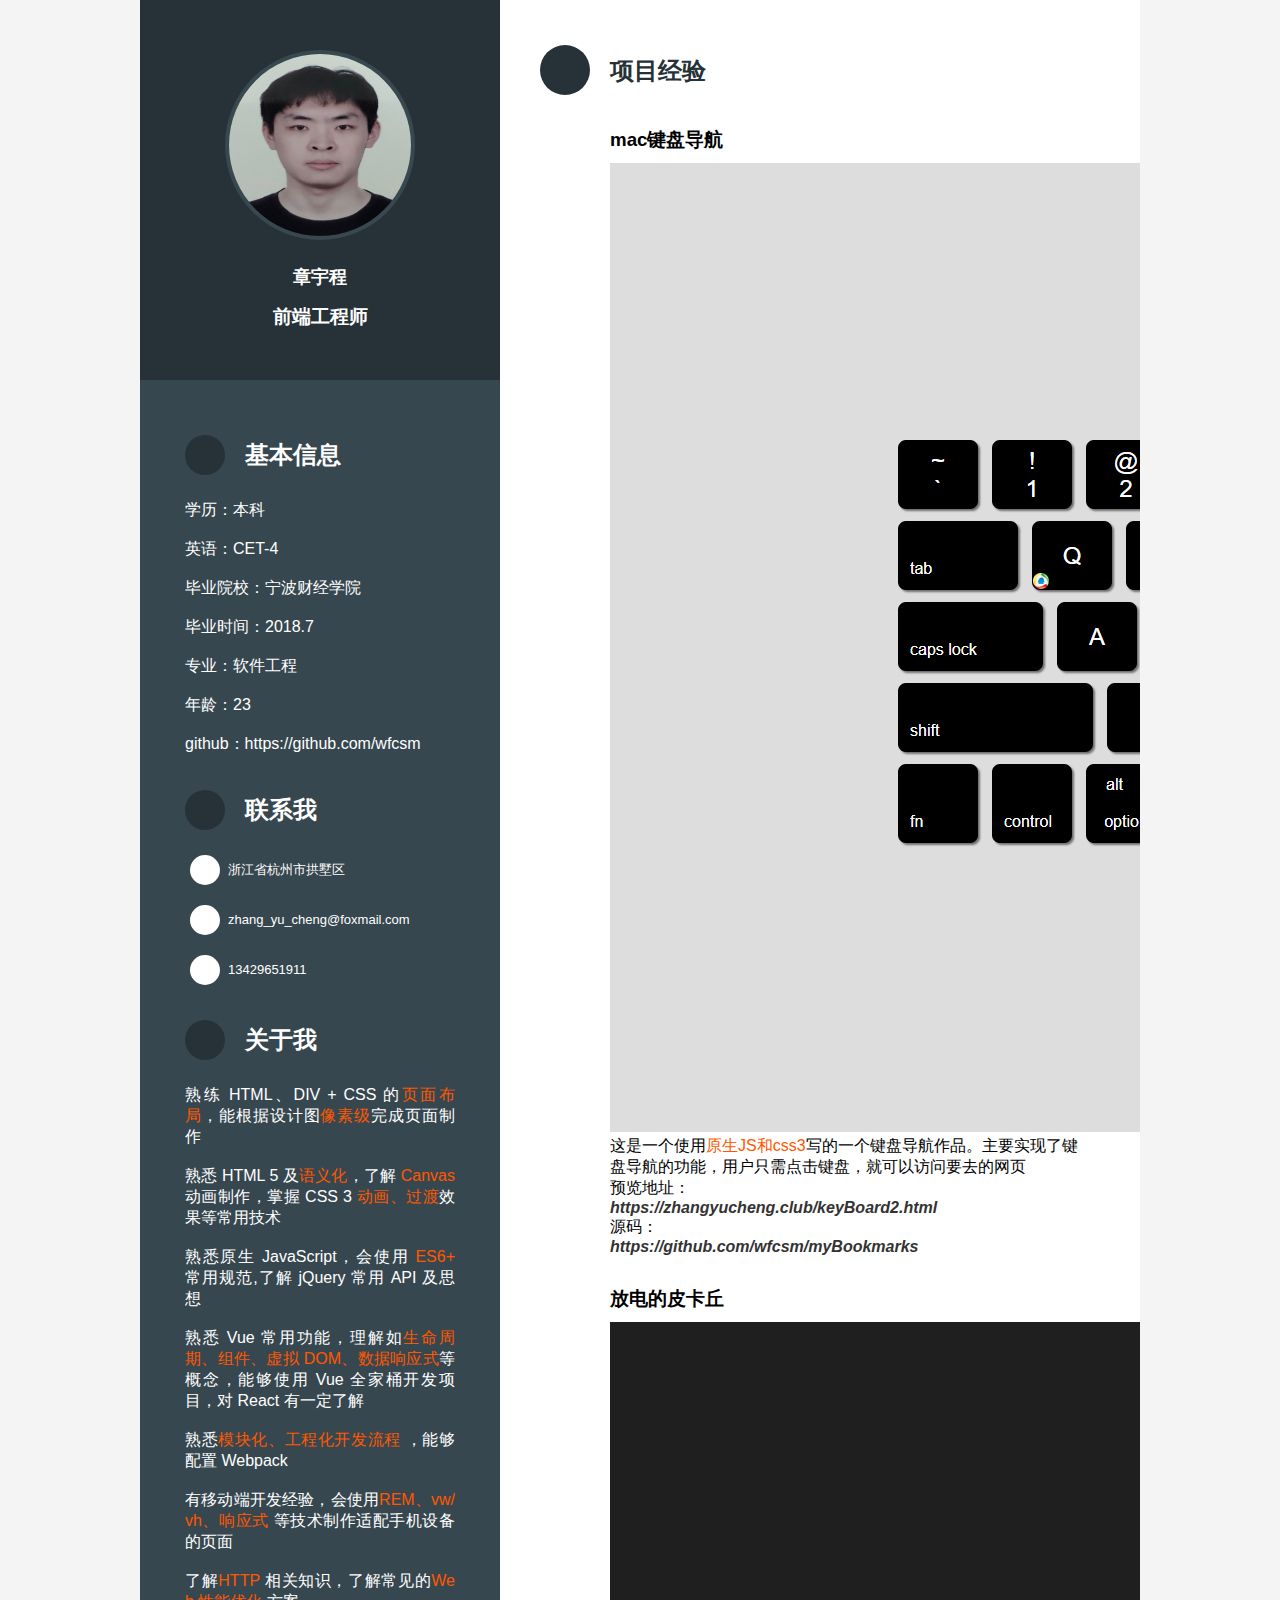
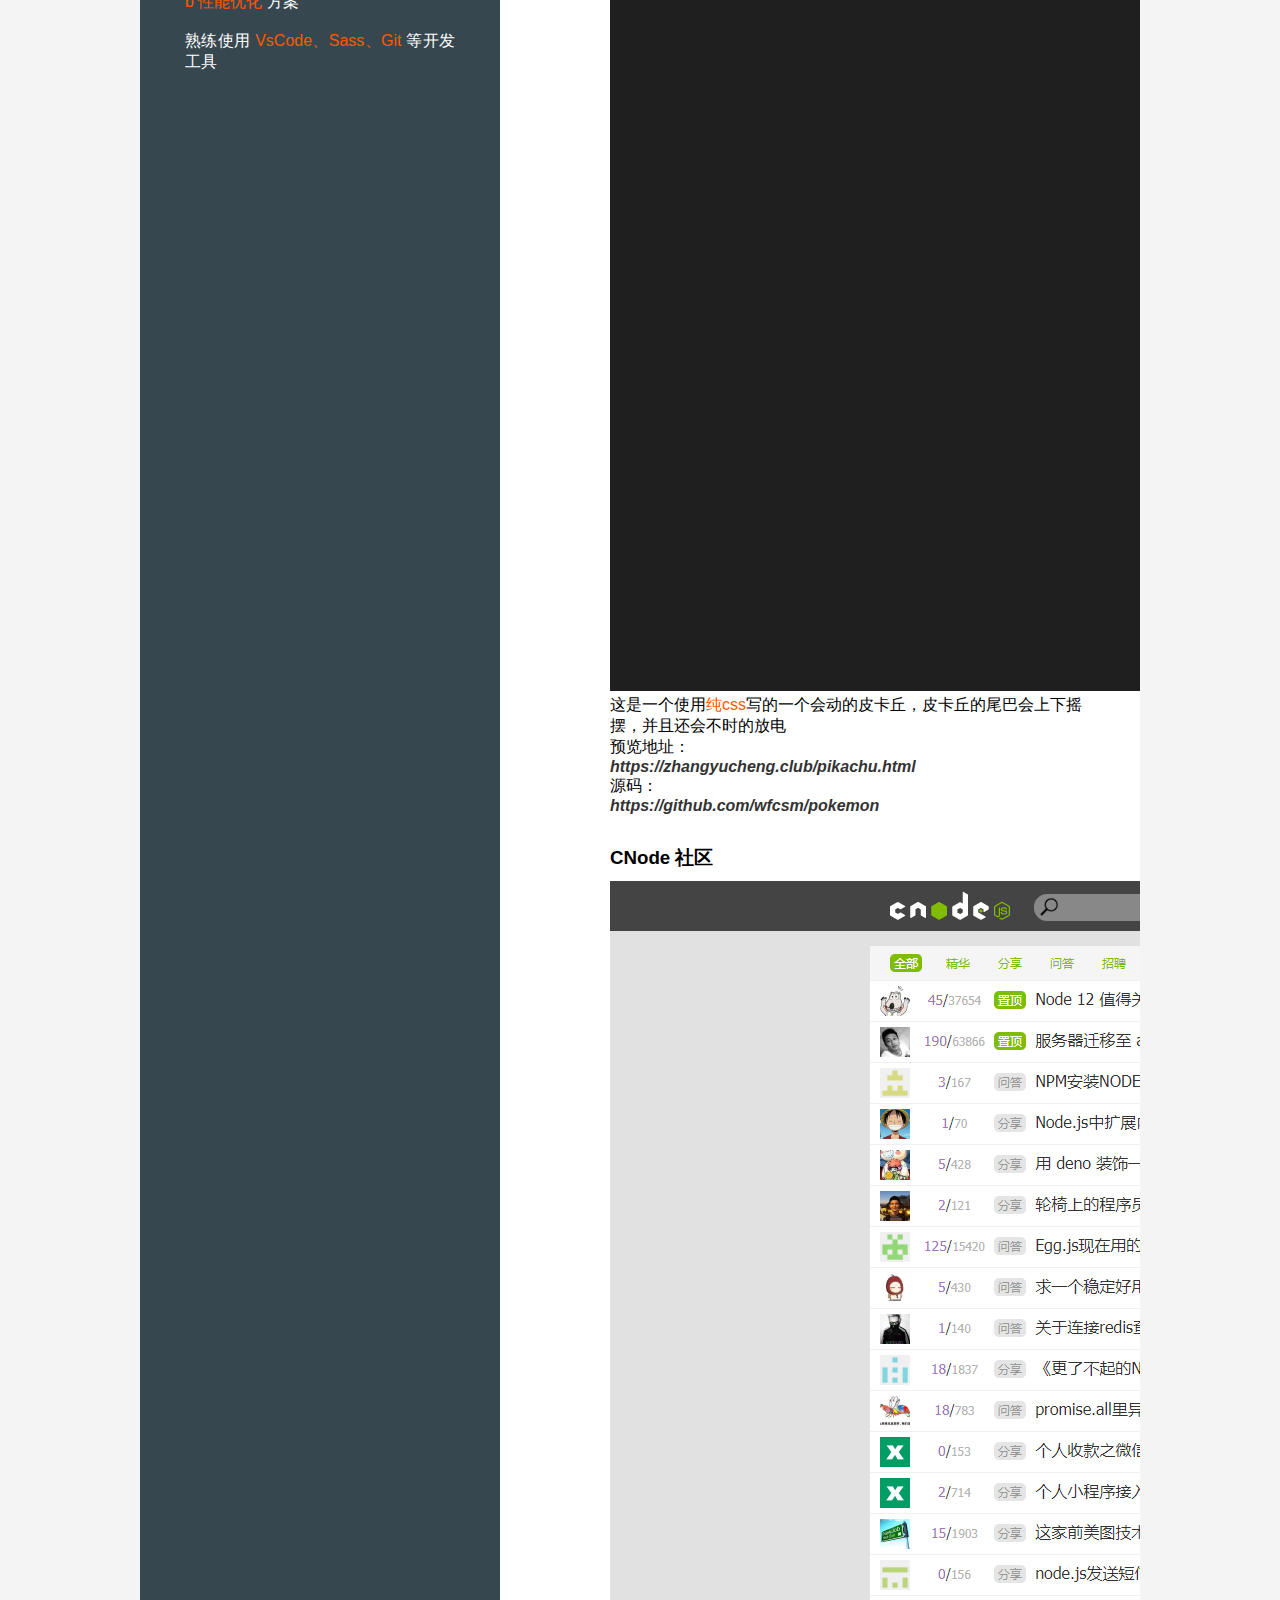
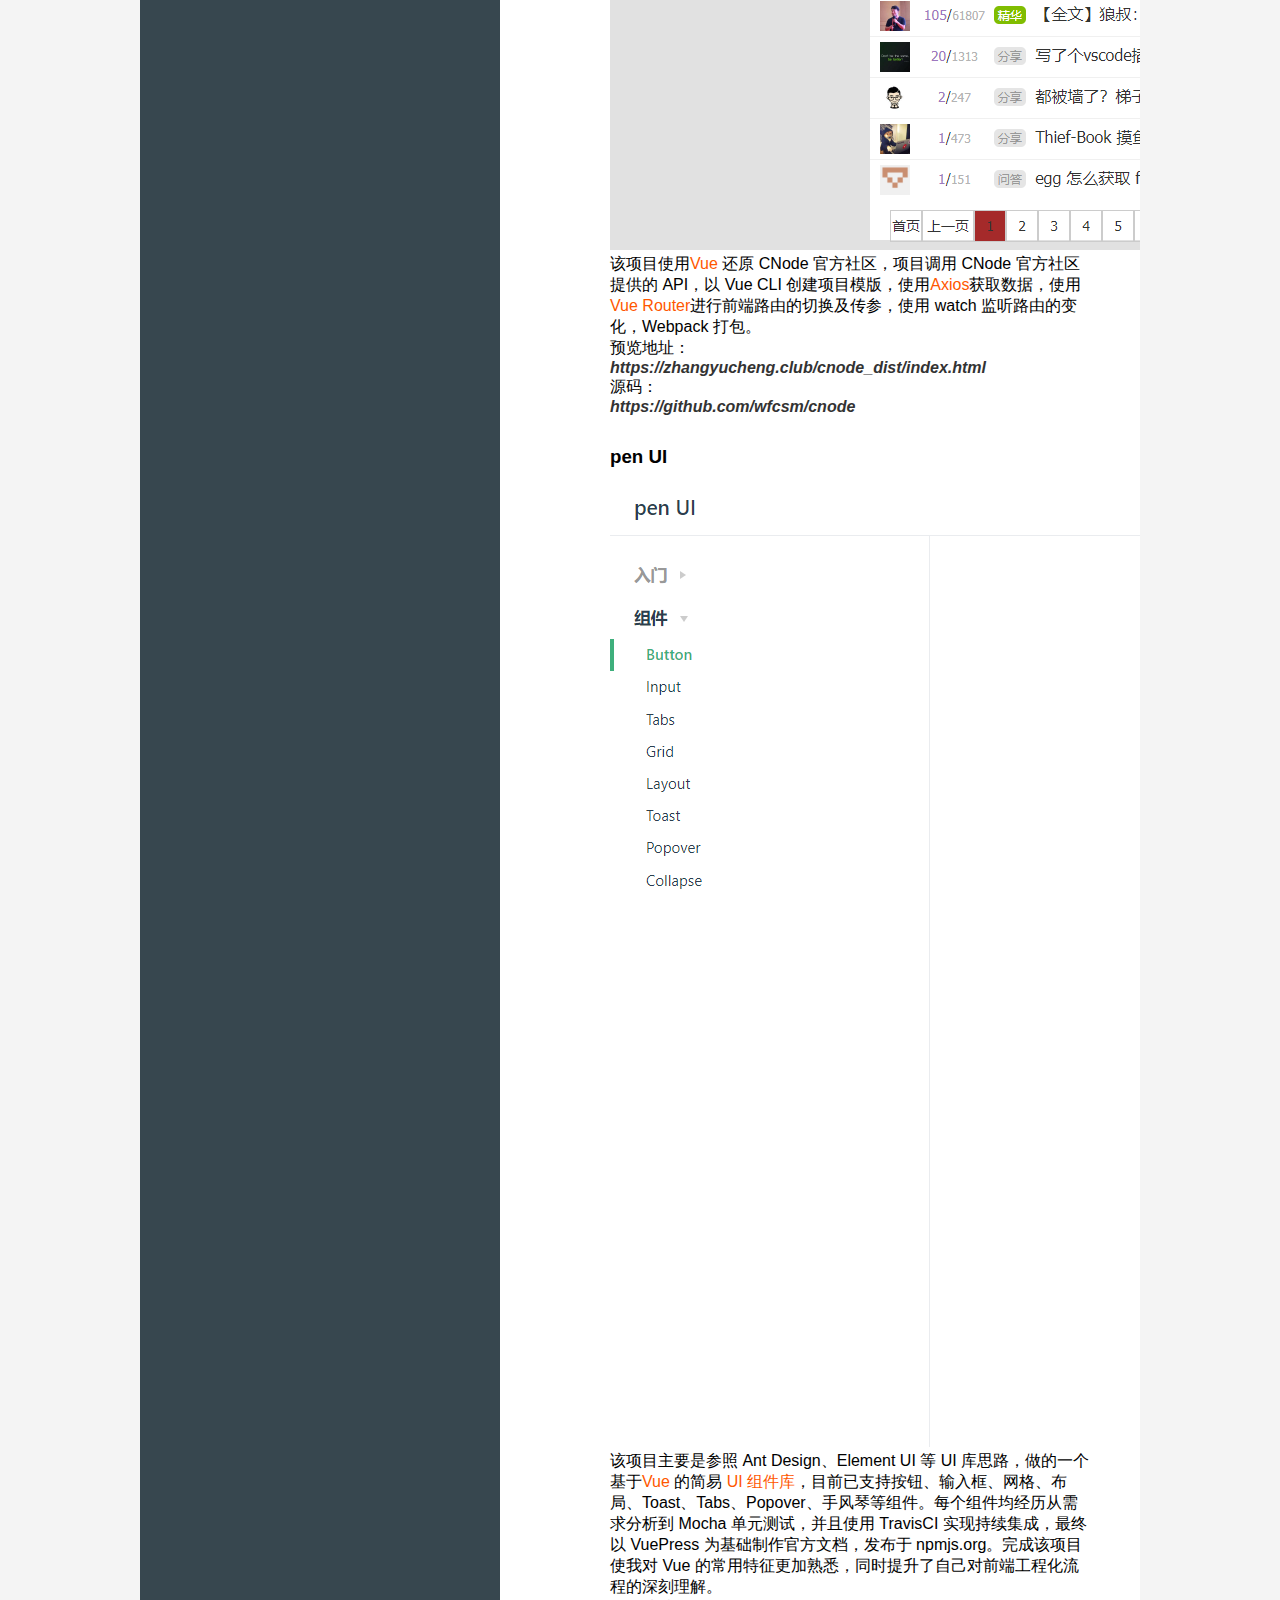
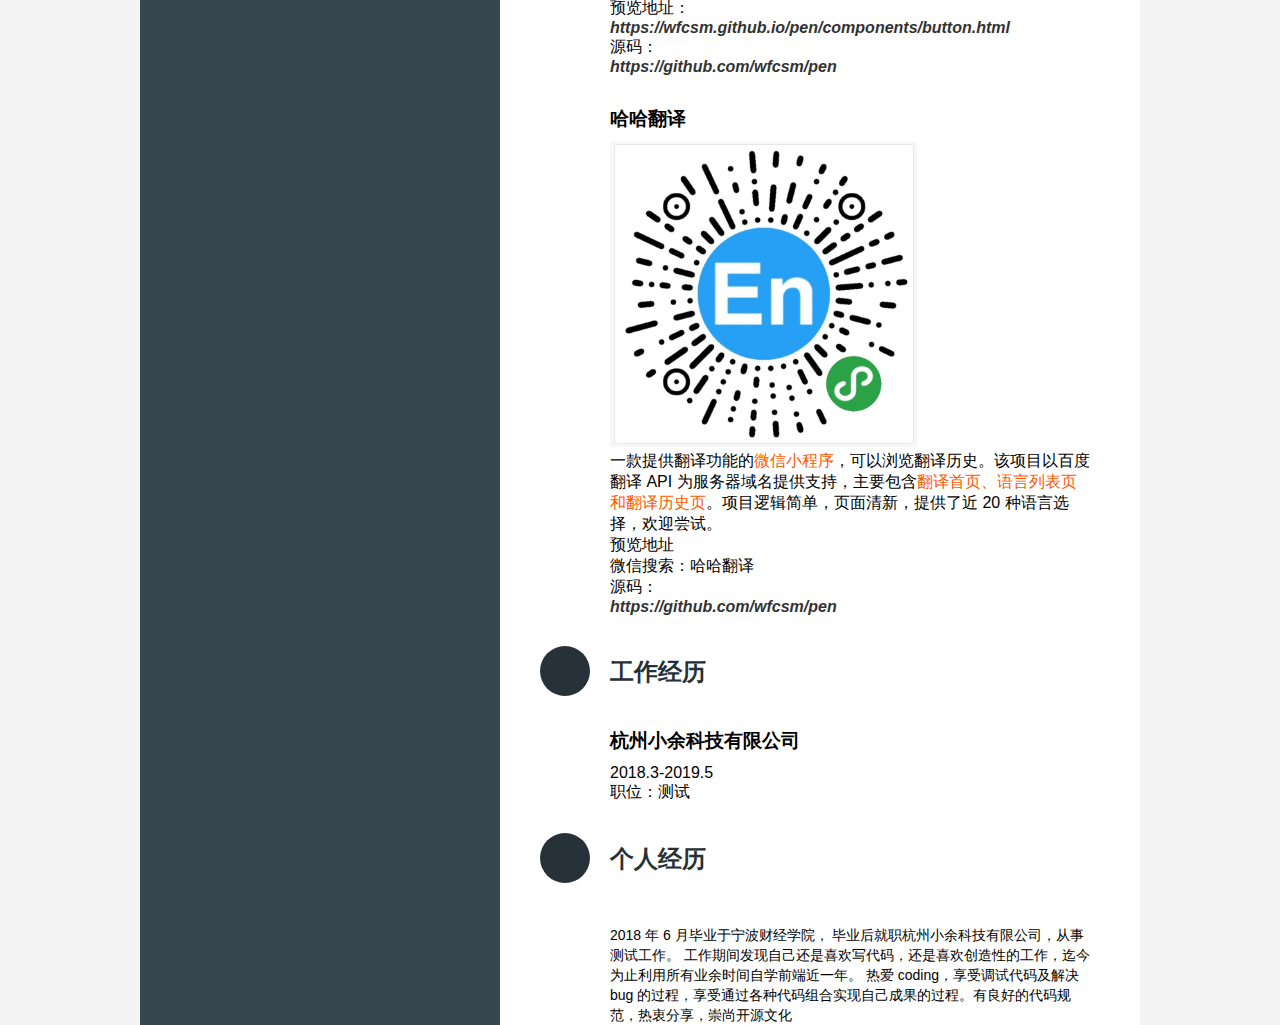
<file: print.html>
<!DOCTYPE html>
<html lang="en">

<head>
    <meta charset="UTF-8">
    <meta name="viewport" content="width=device-width, initial-scale=1.0">
    <meta http-equiv="X-UA-Compatible" content="ie=edge">
    <meta name="viewport" content="width=device-width, initial-scale=1.0, maximum-scale=1.0, user-scalable=0">
    <title>PDF简历</title>
    <link rel="stylesheet" href="./css/resume.css" media="screen and (min-width:1000px)">
    <link rel="stylesheet" href="./css/phone.css" media="screen and (max-width:1000px)">
    <link rel="stylesheet" href="./css/print.css" media="print">
    <script src="//at.alicdn.com/t/font_1153860_0wc8dyeihle.js"></script>
</head>

<body>
    <div class="main clearfix">
        <aside>
            <div class="photo">
                <img src="./me.jpg" alt="photo">
                <h2>章宇程</h2>
                <h3>前端工程师</h3>
            </div>
            <div class="info">
                <div class="about">
                    <h2>
                        <span class="tb">
                            <svg class="icon" aria-hidden="true">
                                <use xlink:href="#icon-wode"></use>
                            </svg>
                        </span>
                        <span class="title">基本信息</span>
                    </h2>
                    <p>
                        学历：本科<br><br>
                        英语：CET-4<br><br>
                        毕业院校：宁波财经学院<br><br>
                        毕业时间：2018.7<br><br>
                        专业：软件工程<br><br>
                        年龄：23<br><br>
                        github：<a style="color:white" href="https://github.com/wfcsm">https://github.com/wfcsm</a>
                    </p>
                </div>
                <div class="contact">
                    <h2>
                        <span class="tb">
                            <svg class="icon" aria-hidden="true">
                                <use xlink:href="#icon-contact"></use>
                            </svg>
                        </span>
                        <span class="title">联系我</span>
                    </h2>
                    <ul>
                        <li>
                            <span class="tb-small">
                                <svg class="icon" aria-hidden="true">
                                    <use xlink:href="#icon-dizhi"></use>
                                </svg>
                            </span>
                            <span class="content">浙江省杭州市拱墅区</span>
                        </li>
                        <li>
                            <span class="tb-small">
                                <svg class="icon" aria-hidden="true">
                                    <use xlink:href="#icon-weibiaoti103"></use>
                                </svg>
                            </span>
                            <span class="content">zhang_yu_cheng@foxmail.com</span>
                        </li>
                        <li>
                            <span class="tb-small">
                                <svg class="icon" aria-hidden="true">
                                    <use xlink:href="#icon-phone"></use>
                                </svg>
                            </span>
                            <span class="content">13429651911</span>
                        </li>


                    </ul>
                </div>
                <div class="aboutme">
                    <h2>
                        <span class="tb">
                            <svg class="icon" aria-hidden="true">
                                <use xlink:href="#icon-wode"></use>
                            </svg>
                        </span>
                        <span class="title">关于我</span>
                    </h2>
                    <p>
                        熟练 HTML、DIV + CSS 的<span class="highlight">页面布局</span>，能根据设计图<span class="highlight">像素级</span>完成页面制作<br><br>

                        熟悉 HTML 5 及<span class="highlight">语义化</span>，了解 <span class="highlight">Canvas</span> 动画制作，掌握 CSS 3 <span class="highlight">动画、过渡</span>效果等常用技术<br><br>

                        熟悉原生 JavaScript，会使用<span class="highlight"> ES6+ </span>常用规范,了解 jQuery 常用 API 及思想<br><br>

                        熟悉 Vue 常用功能，理解如<span class="highlight">生命周期、组件、虚拟 DOM、数据响应式</span>等概念，能够使用 Vue 全家桶开发项目，对 React 有一定了解<br><br>

                        熟悉<span class="highlight">模块化、工程化开发流程 </span>，能够配置 Webpack<br><br>

                        有移动端开发经验，会使用<span class="highlight">REM、vw/ vh、响应式 </span>等技术制作适配手机设备的页面<br><br>

                        了解<span class="highlight">HTTP </span> 相关知识，了解常见的<span class="highlight">Web 性能优化</span> 方案<br><br>

                        熟练使用 <span class="highlight">VsCode、Sass、Git </span>等开发工具<br><br>
                    </p>
                </div>
               
                
            </div>
        </aside>
        <main>
            <div class="project">
                <h2>
                    <span class="tb">
                        <svg class="icon" aria-hidden="true">
                            <use xlink:href="#icon-handbag"></use>
                        </svg>
                    </span>
                    <span class="title">项目经验</span>
                </h2>
                <div class="project-item">
                    <h3>mac键盘导航</h3>
                    <div class="project-item-wrapper">
                        <div class="imgwrapper">
                            <img src="./img/mackeyboard.png">
                        </div>
                        <div class="article-wrapper">
                            <article>
                                这是一个使用<span class="highlight">原生JS和css3</span>写的一个键盘导航作品。主要实现了键盘导航的功能，用户只需点击键盘，就可以访问要去的网页
                            </article>
                            预览地址：<br><a href="https://zhangyucheng.club/keyBoard2.html"><b><i>https://zhangyucheng.club/keyBoard2.html</i></b></a><br>
                            源码：<br><a href="https://zhangyucheng.club/keyBoard2.html"><b><i>https://github.com/wfcsm/myBookmarks</i></b></a>
                        </div>
                    </div>
                   
                    
                </div>

                <div class="project-item">
                    <h3>放电的皮卡丘</h3>
                    <div class="project-item-wrapper">
                        <div class="imgwrapper">
                            <img src="./img/pikachu.png">
                        </div>
                        <div class="article-wrapper">
                            <article>
                            这是一个使用<span class="highlight">纯css</span>写的一个会动的皮卡丘，皮卡丘的尾巴会上下摇摆，并且还会不时的放电
                            </article>
                            预览地址：<br><a href="https://zhangyucheng.club/pikachu.html"><b><i>https://zhangyucheng.club/pikachu.html</i></b></a><br>
                            源码：<br><a href="https://github.com/wfcsm/pokemon"><b><i>https://github.com/wfcsm/pokemon</i></b></a>
                        </div>
                    </div>
                </div>

                <div class="project-item">
                    <h3>CNode 社区</h3>
                    <div class="project-item-wrapper">
                        <div class="imgwrapper">
                            <img src="./img/cnode.png">
                        </div>
                        <div class="article-wrapper">
                            <article>
                                该项目使用<span class="highlight">Vue</span>  还原 CNode 官方社区，项目调用 CNode 官方社区提供的 API，以 Vue CLI 创建项目模版，使用<span class="highlight">Axios</span>获取数据，使用<span class="highlight">Vue Router</span>进行前端路由的切换及传参，使用 watch 监听路由的变化，Webpack 打包。
                            </article>
                            预览地址：<br><a href="https://zhangyucheng.club/cnode_dist/index.html"><b><i>https://zhangyucheng.club/cnode_dist/index.html</i></b></a><br>
                            源码：<br><a href="https://github.com/wfcsm/cnode"><b><i>https://github.com/wfcsm/cnode</i></b></a>
                        </div>
                    </div>
                </div>

                <div class="project-item penui">
                    <h3>pen UI</h3>
                    <div class="project-item-wrapper">
                        <div class="imgwrapper">
                            <img src="./img/penUi.png">
                        </div>
                        <div class="article-wrapper">
                            <article>
                                该项目主要是参照 Ant Design、Element UI 等 UI 库思路，做的一个基于<span class="highlight">Vue</span> 的简易<span class="highlight"> UI 组件库</span>，目前已支持按钮、输入框、网格、布局、Toast、Tabs、Popover、手风琴等组件。每个组件均经历从需求分析到 Mocha 单元测试，并且使用 TravisCI 实现持续集成，最终以 VuePress 为基础制作官方文档，发布于 npmjs.org。完成该项目使我对 Vue 的常用特征更加熟悉，同时提升了自己对前端工程化流程的深刻理解。
                            </article>
                            预览地址：<br><a href="https://wfcsm.github.io/pen/components/button.html"><b><i>https://wfcsm.github.io/pen/components/button.html</i></b></a><br>
                            源码：<br><a href="https://github.com/wfcsm/pen"><b><i>https://github.com/wfcsm/pen</i></b></a>
                        </div>
                    </div>
                </div>

                <div class="project-item">
                    <h3>哈哈翻译</h3>
                    <div class="project-item-wrapper">
                        <div class="imgwrapper">
                            <img src="./img/QRcode.png">
                        </div>
                        <div class="article-wrapper">
                            <article>
                                一款提供翻译功能的<span class="highlight">微信小程序</span>，可以浏览翻译历史。该项目以百度翻译 API 为服务器域名提供支持，主要包含<span class="highlight">翻译首页、语言列表页和翻译历史页</span>。项目逻辑简单，页面清新，提供了近 20 种语言选择，欢迎尝试。
                            </article>
                            预览地址<br>微信搜索：哈哈翻译<br>
                            源码：<br><a href="https://github.com/wfcsm/pen"><b><i>https://github.com/wfcsm/pen</i></b></a>
                        </div>
                    </div>
                </div>

                
            </div>
            <div class="project company">
                <h2>
                    <span class="tb">
                        <svg class="icon" aria-hidden="true">
                            <use xlink:href="#icon-CompanyPages"></use>
                        </svg>
                    </span>
                    <span class="title">工作经历</span>
                </h2>
                <div class="project-item">
                    <h3>杭州小余科技有限公司</h3>
                    2018.3-2019.5<br>
                    职位：测试
                </div>
                <!-- <div class="project-item">
                    <h3>XX公司</h3>
                    <article>
                        是打发发生方法大沙发沙发上
                        是打发发生方法大沙发沙发上
                        是打发发生方法大沙发沙发上
                    </article>
                </div> -->

            </div>
            <div class="project edu">
                <h2>
                    <span class="tb">
                        <svg class="icon" aria-hidden="true">
                            <use xlink:href="#icon-haofangtuoiconfont"></use>
                        </svg>
                    </span>
                    <span class="title">个人经历</span>
                </h2>
                <div class="project-item">
                    <!-- <h3>XXXX学校</h3> -->
                    <article>
                        2018 年 6 月毕业于宁波财经学院，
                        毕业后就职杭州小余科技有限公司，从事测试工作。
                        工作期间发现自己还是喜欢写代码，还是喜欢创造性的工作，迄今为止利用所有业余时间自学前端近一年。
                        热爱 coding，享受调试代码及解决 bug 的过程，享受通过各种代码组合实现自己成果的过程。有良好的代码规范，热衷分享，崇尚开源文化
                    </article>
                </div>
            </div>
        </main>
    </div>
</body>

</html>
</file>
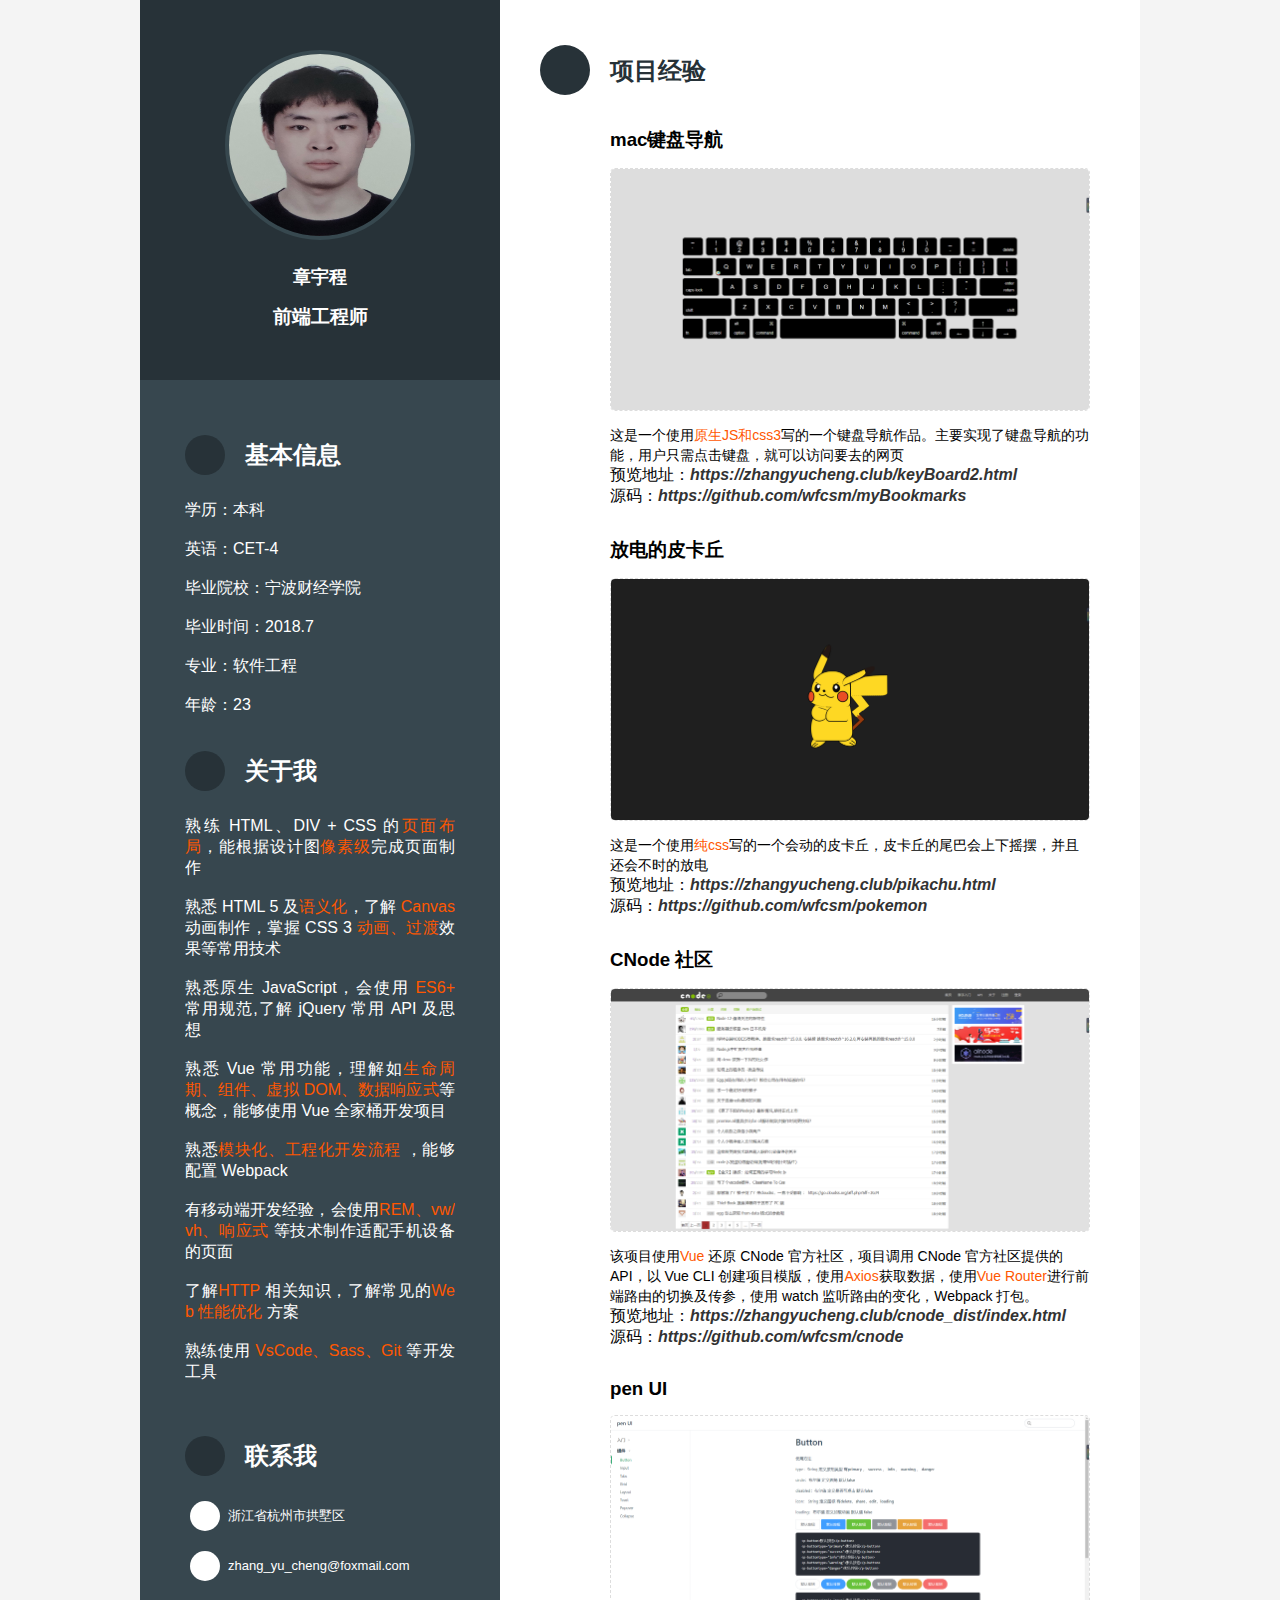
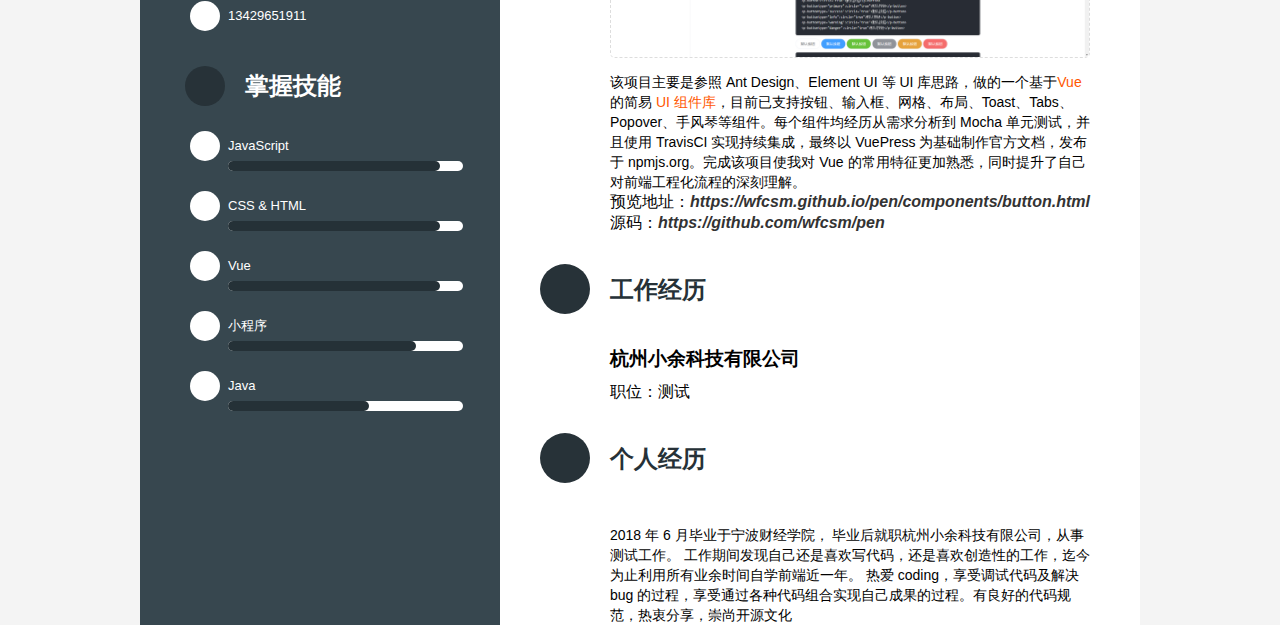
<file: resume.html>
<!DOCTYPE html>
<html lang="en">

<head>
    <meta charset="UTF-8">
    <meta name="viewport" content="width=device-width, initial-scale=1.0">
    <meta http-equiv="X-UA-Compatible" content="ie=edge">
    <meta name="viewport" content="width=device-width, initial-scale=1.0, maximum-scale=1.0, user-scalable=0">
    <title>PDF简历</title>
    <link rel="stylesheet" href="./css/resume.css" media="screen and (min-width:1000px)">
    <link rel="stylesheet" href="./css/phone.css" media="screen and (max-width:1000px)">
    <link rel="stylesheet" href="./css/print.css" media="print">
    <script src="//at.alicdn.com/t/font_1153860_0wc8dyeihle.js"></script>
</head>

<body>
    <div class="main clearfix">
        <aside>
            <div class="photo">
                <img src="./me.jpg" alt="photo">
                <h2>章宇程</h2>
                <h3>前端工程师</h3>
            </div>
            <div class="info">
                <div class="about">
                    <h2>
                        <span class="tb">
                            <svg class="icon" aria-hidden="true">
                                <use xlink:href="#icon-wode"></use>
                            </svg>
                        </span>
                        <span class="title">基本信息</span>
                    </h2>
                    <p>
                        学历：本科<br><br>
                        英语：CET-4<br><br>
                        毕业院校：宁波财经学院<br><br>
                        毕业时间：2018.7<br><br>
                        专业：软件工程<br><br>
                        年龄：23
                    </p>
                </div>
                <div class="about aboutme">
                    <h2>
                        <span class="tb">
                            <svg class="icon" aria-hidden="true">
                                <use xlink:href="#icon-wode"></use>
                            </svg>
                        </span>
                        <span class="title">关于我</span>
                    </h2>
                    <p>
                        熟练 HTML、DIV + CSS 的<span class="highlight">页面布局</span>，能根据设计图<span class="highlight">像素级</span>完成页面制作<br><br>

                        熟悉 HTML 5 及<span class="highlight">语义化</span>，了解 <span class="highlight">Canvas</span> 动画制作，掌握 CSS 3 <span class="highlight">动画、过渡</span>效果等常用技术<br><br>

                        熟悉原生 JavaScript，会使用<span class="highlight"> ES6+ </span>常用规范,了解 jQuery 常用 API 及思想<br><br>

                        熟悉 Vue 常用功能，理解如<span class="highlight">生命周期、组件、虚拟 DOM、数据响应式</span>等概念，能够使用 Vue 全家桶开发项目<br><br>

                        熟悉<span class="highlight">模块化、工程化开发流程 </span>，能够配置 Webpack<br><br>

                        有移动端开发经验，会使用<span class="highlight">REM、vw/ vh、响应式 </span>等技术制作适配手机设备的页面<br><br>

                        了解<span class="highlight">HTTP </span> 相关知识，了解常见的<span class="highlight">Web 性能优化</span> 方案<br><br>

                        熟练使用 <span class="highlight">VsCode、Sass、Git </span>等开发工具<br><br>
                    </p>
                </div>
                <div class="contact">
                    <h2>
                        <span class="tb">
                            <svg class="icon" aria-hidden="true">
                                <use xlink:href="#icon-contact"></use>
                            </svg>
                        </span>
                        <span class="title">联系我</span>
                    </h2>
                    <ul>
                        <li>
                            <span class="tb-small">
                                <svg class="icon" aria-hidden="true">
                                    <use xlink:href="#icon-dizhi"></use>
                                </svg>
                            </span>
                            <span class="content">浙江省杭州市拱墅区</span>
                        </li>
                        <li>
                            <span class="tb-small">
                                <svg class="icon" aria-hidden="true">
                                    <use xlink:href="#icon-weibiaoti103"></use>
                                </svg>
                            </span>
                            <span class="content">zhang_yu_cheng@foxmail.com</span>
                        </li>
                        <li>
                            <span class="tb-small">
                                <svg class="icon" aria-hidden="true">
                                    <use xlink:href="#icon-phone"></use>
                                </svg>
                            </span>
                            <span class="content">13429651911</span>
                        </li>


                    </ul>
                </div>
                <div class="skills">
                    <h2>
                        <span class="tb">
                            <svg class="icon" aria-hidden="true">
                                <use xlink:href="#icon-wangguan"></use>
                            </svg>
                        </span>
                        <span class="title">掌握技能</span>
                    </h2>
                    <ul>
                        <li>
                            <span class="tb-small">
                                <svg class="icon" aria-hidden="true">
                                    <use xlink:href="#icon-socialjavascript"></use>
                                </svg>
                            </span>
                            <div class="content">
                                JavaScript
                                <div class="bar" style="width: 90%"></div>
                            </div>
                        </li>
                        <li>
                            <span class="tb-small">
                                <svg class="icon" aria-hidden="true">
                                    <use xlink:href="#icon-css"></use>
                                </svg>
                            </span>
                            <div class="content">
                                CSS & HTML
                                <div class="bar" style="width: 90%"></div>
                            </div>
                        </li>
                        <li>
                            <span class="tb-small">
                                <svg class="icon" aria-hidden="true">
                                    <use xlink:href="#icon-vuejs"></use>
                                </svg>
                            </span>
                            <div class="content">
                                Vue
                                <div class="bar" style="width: 90%"></div>
                            </div>
                        </li>
                        <li>
                            <span class="tb-small">
                                <svg class="icon" aria-hidden="true">
                                    <use xlink:href="#icon-weixinxiaochengxu"></use>
                                </svg>
                            </span>
                            <div class="content">
                                小程序
                                <div class="bar" style="width: 80%"></div>
                            </div>
                        </li>
                        <li>
                            <span class="tb-small">
                                <svg class="icon" aria-hidden="true">
                                    <use xlink:href="#icon-java"></use>
                                </svg>
                            </span>
                            <div class="content">
                                Java
                                <div class="bar" style="width: 60%"></div>
                            </div>
                        </li>
                        <!-- <li>
                            <span class="tb-small">
                                <svg class="icon" aria-hidden="true">
                                    <use xlink:href="#icon-typescript"></use>
                                </svg>
                            </span>
                            <div class="content">
                                TypeScript
                                <div class="bar" style="width: 90%"></div>
                            </div>
                        </li> -->
                    </ul>
                </div>
            </div>
        </aside>
        <main>
            <div class="project">
                <h2>
                    <span class="tb">
                        <svg class="icon" aria-hidden="true">
                            <use xlink:href="#icon-handbag"></use>
                        </svg>
                    </span>
                    <span class="title">项目经验</span>
                </h2>
                <div class="project-item">
                    <h3>mac键盘导航</h3>
                    <img src="./img/mackeyboard.png">
                    <article>
                        这是一个使用<span class="highlight">原生JS和css3</span>写的一个键盘导航作品。主要实现了键盘导航的功能，用户只需点击键盘，就可以访问要去的网页
                    </article>
                    预览地址：<a href="https://zhangyucheng.club/keyBoard2.html"><b><i>https://zhangyucheng.club/keyBoard2.html</i></b></a><br>
                    源码：<a href="https://zhangyucheng.club/keyBoard2.html"><b><i>https://github.com/wfcsm/myBookmarks</i></b></a>
                </div>

                <div class="project-item">
                    <h3>放电的皮卡丘</h3>
                    <img src="./img/pikachu.png">
                    <article>
                    这是一个使用<span class="highlight">纯css</span>写的一个会动的皮卡丘，皮卡丘的尾巴会上下摇摆，并且还会不时的放电
                    </article>
                    预览地址：<a href="https://zhangyucheng.club/pikachu.html"><b><i>https://zhangyucheng.club/pikachu.html</i></b></a><br>
                    源码：<a href="https://github.com/wfcsm/pokemon"><b><i>https://github.com/wfcsm/pokemon</i></b></a>
                </div>

                <div class="project-item">
                    <h3>CNode 社区</h3>
                    <img src="./img/cnode.png">
                    <article>
                        该项目使用<span class="highlight">Vue</span>  还原 CNode 官方社区，项目调用 CNode 官方社区提供的 API，以 Vue CLI 创建项目模版，使用<span class="highlight">Axios</span>获取数据，使用<span class="highlight">Vue Router</span>进行前端路由的切换及传参，使用 watch 监听路由的变化，Webpack 打包。
                    </article>
                    预览地址：<a href="https://zhangyucheng.club/cnode_dist/index.html"><b><i>https://zhangyucheng.club/cnode_dist/index.html</i></b></a><br>
                    源码：<a href="https://github.com/wfcsm/cnode"><b><i>https://github.com/wfcsm/cnode</i></b></a>
                </div>

                <div class="project-item">
                    <h3>pen UI</h3>
                    <img src="./img/penUi.png">
                    <article>
                        该项目主要是参照 Ant Design、Element UI 等 UI 库思路，做的一个基于<span class="highlight">Vue</span> 的简易<span class="highlight"> UI 组件库</span>，目前已支持按钮、输入框、网格、布局、Toast、Tabs、Popover、手风琴等组件。每个组件均经历从需求分析到 Mocha 单元测试，并且使用 TravisCI 实现持续集成，最终以 VuePress 为基础制作官方文档，发布于 npmjs.org。完成该项目使我对 Vue 的常用特征更加熟悉，同时提升了自己对前端工程化流程的深刻理解。
                    </article>
                    预览地址：<a href="https://wfcsm.github.io/pen/components/button.html"><b><i>https://wfcsm.github.io/pen/components/button.html</i></b></a><br>
                    源码：<a href="https://github.com/wfcsm/pen"><b><i>https://github.com/wfcsm/pen</i></b></a>
                </div>

                <!-- <div class="project-item">
                    <h3>项目三</h3>
                    <a href="">XXXXXXX@.com</a>
                    <article>
                        项目一项目一项目一项目一项目一项目一项目项目一项目一
                        项目一项目一项目一项目一项目一项目一项目项目一项目一
                        项目一项目一项目一项目一项目一项目一项目项目一项目一
                        项目一项目一项目一项目一项目一项目一项目项目一项目一
                        项目一项目一项目一项目一项目一项目一项目项目一项目一
                        项目一项目一项目一项目一项目一项目一项目项目一项目一
                    </article>
                </div> -->
            </div>
            <div class="project company">
                <h2>
                    <span class="tb">
                        <svg class="icon" aria-hidden="true">
                            <use xlink:href="#icon-CompanyPages"></use>
                        </svg>
                    </span>
                    <span class="title">工作经历</span>
                </h2>
                <div class="project-item">
                    <h3>杭州小余科技有限公司</h3>
                    职位：测试
                </div>
                <!-- <div class="project-item">
                    <h3>XX公司</h3>
                    <article>
                        是打发发生方法大沙发沙发上
                        是打发发生方法大沙发沙发上
                        是打发发生方法大沙发沙发上
                    </article>
                </div> -->

            </div>
            <div class="project edu">
                <h2>
                    <span class="tb">
                        <svg class="icon" aria-hidden="true">
                            <use xlink:href="#icon-haofangtuoiconfont"></use>
                        </svg>
                    </span>
                    <span class="title">个人经历</span>
                </h2>
                <div class="project-item">
                    <!-- <h3>XXXX学校</h3> -->
                    <article>
                        2018 年 6 月毕业于宁波财经学院，
                        毕业后就职杭州小余科技有限公司，从事测试工作。
                        工作期间发现自己还是喜欢写代码，还是喜欢创造性的工作，迄今为止利用所有业余时间自学前端近一年。
                        热爱 coding，享受调试代码及解决 bug 的过程，享受通过各种代码组合实现自己成果的过程。有良好的代码规范，热衷分享，崇尚开源文化
                    </article>
                </div>
            </div>
        </main>
    </div>
</body>

</html>
</file>
<file: css/resume.css>
body{ background: rgb(244, 244, 244)}
    *{
        margin: 0;
        padding: 0;
        box-sizing: border-box;
        list-style: none;
        /* 小米公司 font */
        font-family: "Helvetica Neue",Helvetica,Arial,"Microsoft Yahei","Hiragino Sans GB","Heiti SC","WenQuanYi Micro Hei",sans-serif;
    
    }
    a{ 
        text-decoration:none; 
        color:#333; 
    } 
    .highlight{
        color: #FF5700;
        /* border-radius: 5px;
        background: #efefef; */
    }
    .icon {
        width: 1em; height: 1em;
        vertical-align: -0.15em;
        fill: currentColor;
        overflow: hidden;
     }
    .clearfix::after{
        content:'';
        display:block;
        clear: both;
    }
    .main{
        width: 1000px;
        margin: 0 auto;
        background: red;
        overflow:hidden;
    }
    aside{
        float: left;
        width: 36%;
        background: rgb(55, 71, 79);
        margin-bottom:-10000px;
        padding-bottom:10000px;
      
    }
    main {
        float: left;
        width: 64%;
        background: white;
        margin-bottom:-10000px;
        padding-bottom:10000px;
    }
    aside > .photo{
        padding: 50px 60px;
        background: rgb(39, 50 , 56);
    }
    aside > .photo >img {
        border-radius: 50%;
        width: 190px;
        height: 190px;
        display: block;
        margin: 0 auto;
        border: 4px solid rgb(55,72,79);
    }
    .photo > h2 ,
    .photo > h3  {
        text-align: center;
        color: white;
    
    }
    .photo > h2 {
        font-size:18px;
        margin-top: 25px;
    }
    .photo > h3 {
        margin-top: 15px;
    }
    aside > .info {
        background: rgb(55, 71, 79);
        padding-top: 50px;
        padding-left: 45px;
        padding-right: 45px;
        padding-bottom: 90px;
    }
    .info {
        color: white;
    }
    .info h2 {
       /* border: 1px solid red ; */
       height: 50px;
       display: flex;
    
    }
    .info h2>.tb {
        width: 40px;
        height: 40px;
        background: rgb(39, 50, 56);
        border-radius: 50%;
        margin-top: 5px;
        display: flex;
        justify-content: center;
        align-items: center;
        flex-grow: 0;
    }
    
    
    .info h2 > .title {
        margin-top: 9px;
        margin-left: 20px;
    }
    .info p {
        margin-top: 20px;
        text-align: justify;
        overflow: hidden;
        word-wrap: break-word;
        word-break: break-all;
        width: 100%;
    }
    .info> .contact,
    .info > .skills,
    .info > .aboutme{
        margin-top: 30px;
    }
    .contact> ul > li,
    .skills > ul > li{
        margin-top: 20px;
        display: flex;
        line-height: 30px;
        font-size: 13px;
    }
    .contact .content,
    .skills .content {
        padding-left: 8px;
        position: relative;
    }
    
    .info .tb-small{
        margin-left: 5px;
        width: 30px;
        height: 30px;
        border-radius: 50%;
        background: white;
        display: flex;
        justify-content: center;
        align-items: center;
        flex-grow: 0;
    }
    .skills .content{
        width: 100px;
        flex-grow: 1;
    }
    .skills .content > .bar{
        height: 10px;
        background: rgb(37 , 49, 55);
        position: absolute;
        bottom: 0;
        z-index: 2;
        border-radius: 5px;
    }
    .skills .content::after{
    
        content: '';
        display: block;
        height: 10px;
        width: 235px;
        background: white;
        border-radius: 5px;
        z-index: 1;
    }
    main {
    
        padding-top: 45px;
        padding-left: 40px;
    }
    main h2 {
        display: flex;
        color: rgb(38, 49, 55)
    }
    main h2 > .title{
        padding-left: 20px;
        padding-top: 10px;
        padding-bottom: 10px;
    }
    main h2 > .tb {
        width: 50px;
        height: 50px;
        background: rgb(39, 50, 56);
        border-radius: 50%;
        display: flex;
        justify-content: center;
        align-items: center;
        flex-grow: 0;
    }
    main > .project > .project-item {
        padding-left: 70px;
        padding-top: 30px;
        padding-right: 50px;
    }
    main > .project > .project-item > img{
        margin-top: 5px;
        width: 100%;
        border: 1px solid #ddd;
        border-style: dashed;
        border-radius: 5px;
    }
    main > .project > .project-item > h3 {
        padding-bottom: 10px;
    }
    main > .project > .project-item > article {
        line-height: 20px;
        font-size: 14px;
        padding-top: 10px;
    }
    main >.company,
    main >.edu {
        padding-top: 30px;
    }
</file>
<file: css/phone.css>
body{ background: rgb(244, 244, 244)}
html {
    font-size: 15px;
}
*{
    margin: 0;
    padding: 0;
    box-sizing: border-box;
    list-style: none;
    /* 小米公司 font */
    font-family: "Helvetica Neue",Helvetica,Arial,"Microsoft Yahei","Hiragino Sans GB","Heiti SC","WenQuanYi Micro Hei",sans-serif;

}
a{ 
    text-decoration:none; 
    color:#333; 
} 
.icon {
    width: 1em; height: 1em;
    vertical-align: -0.15em;
    fill: currentColor;
    overflow: hidden;
 }
.clearfix::after{
    content:'';
    display:block;
    clear: both;
}
.main{
    width: 100vw;
    margin: 0 auto;
    background: red;
    overflow:hidden;
}
aside{
    background: rgb(55, 71, 79);  
}
main {
    background: white;
}
aside > .photo{
    padding: 50px 60px;
    background: rgb(39, 50 , 56)
}
aside > .photo >img {
    border-radius: 50%;
    width: 190px;
    height: 190px;
    display: block;
    margin: 0 auto;
    border: 4px solid rgb(55,72,79);
}
.photo > h2 ,
.photo > h3  {
    text-align: center;
    color: white;

}
.photo > h2 {
    font-size: 1.2rem;
    margin-top: 1.7rem;
}
.photo > h3 {
    margin-top: 1rem;
}
aside > .info {
    background: rgb(55, 71, 79);
    padding-top: 3.3rem;
    padding-left: 3rem;
    padding-right: 3rem;
    padding-bottom: 6rem;
}
.info {
    color: white;
}
.info h2 {
   /* border: 1px solid red ; */
   height: 3.3rem;
   display: flex;

}
.info h2>.tb {
    width: 40px;
    height: 40px;
    background: rgb(39, 50, 56);
    border-radius: 50%;
    margin-top: 5px;
    display: flex;
    justify-content: center;
    align-items: center;
    flex-grow: 0;
}


.info h2 > .title {
    margin-top: 9px;
    margin-left: 20px;
}
.info p {
    margin-top: 20px;
    text-align: justify;
    overflow: hidden;
    word-wrap: break-word;
    word-break: break-all;
    width: 100%;
}
.info> .contact,
.info > .skills{
    margin-top: 50px;
}
.contact> ul > li,
.skills > ul > li{
    margin-top: 20px;
    display: flex;
    line-height: 30px;
    /* font-size: 13px; */
    font-size: 1.2rem;
}
.contact .content,
.skills .content {
    padding-left: 8px;
    position: relative;
}

.info .tb-small{
    margin-left: 5px;
    width: 30px;
    height: 30px;
    border-radius: 50%;
    background: white;
    display: flex;
    justify-content: center;
    align-items: center;
    flex-grow: 0;
}
.skills .content{
    width: 100px;
    flex-grow: 1;
}
.skills .content > .bar{
    height: 10px;
    background: rgb(37 , 49, 55);
    position: absolute;
    bottom: 0;
    z-index: 2;
    border-radius: 5px;
}
.skills .content::after{

    content: '';
    display: block;
    height: 10px;
    width: 100%;
    background: white;
    border-radius: 5px;
    z-index: 1;
}
main {

    padding-top: 45px;
    padding-left: 10px;
    padding-right: 10px;
}
main h2 {
    display: flex;
    color: rgb(38, 49, 55)
}
main h2 > .title{
    padding-left: 20px;
    padding-top: 10px;
    padding-bottom: 10px;
}
main h2 > .tb {
    width: 50px;
    height: 50px;
    background: rgb(39, 50, 56);
    border-radius: 50%;
    display: flex;
    justify-content: center;
    align-items: center;
    flex-grow: 0;
}
main > .project > .project-item {
    /* padding-left: 70px; */
    padding-top: 30px;
    /* padding-right: 50px; */
}
main > .project > .project-item > img{
    margin-top: 5px;
    width: 100%;
    border: 1px solid #ddd;
    border-style: dashed;
    border-radius: 5px;
}
main > .project > .project-item > h3 {
    padding-bottom: 10px;
}
main > .project > .project-item > article {
    line-height: 20px;
    /* font-size: 14px; */
    font-size: 1.2rem;
    padding-top: 10px;
}
main >.company,
main >.edu {
    padding-top: 30px;
}
</file>
<file: css/print.css>
body{ background: rgb(244, 244, 244)}
    *{
        margin: 0;
        padding: 0;
        box-sizing: border-box;
        list-style: none;
        /* 小米公司 font */
        font-family: "Helvetica Neue",Helvetica,Arial,"Microsoft Yahei","Hiragino Sans GB","Heiti SC","WenQuanYi Micro Hei",sans-serif;
    
    }
    a{ 
        text-decoration:none; 
        color:#333; 
    } 
    .icon {
        width: 1em; height: 1em;
        vertical-align: -0.15em;
        fill: currentColor;
        overflow: hidden;
     }
     .highlight{
        color: #FF5700;
    }
    .clearfix::after{
        content:'';
        display:block;
        clear: both;
    }
    .main{
        /* width: 1000px; */
        /* margin: 0 auto; */
        overflow:hidden;
    }
    aside{
        float: left;
        width: 25%;
        background: rgb(55, 71, 79);
        margin-bottom:-10000px;
        padding-bottom:10000px;
      
    }
    main {
        float: left;
        width: 75%;
        background: white;
        margin-bottom:-10000px;
        padding-bottom:10000px;
    }
    aside > .photo{
        /* padding: 5px; */
        background: rgb(39, 50 , 56);
    }
    aside > .photo >img {
        /* margin-top: 20px; */
        border-radius: 50%;
        width: 100px;
        height: 100px;
        display: block;
        margin: 0 auto;
        border: 4px solid rgb(55,72,79);
    }
    .photo > h2 ,
    .photo > h3  {
        text-align: center;
        color: white;
    
    }
    .photo > h2 {
        font-size:15px;
        margin-top: 10px;
    }
    .photo > h3 {
        margin-top: 10px;
    }
    aside > .info {
        background: rgb(55, 71, 79);
        padding-top: 20px;
        padding-left: 20px;
        padding-right: 20px;
        padding-bottom: 20px;
    }
    .info {
        color: white;
    }
    .info h2 {
       height: 50px;
       display: flex;
    
    }
    .info h2>.tb {
        width: 40px;
        height: 40px;
        background: rgb(39, 50, 56);
        border-radius: 50%;
        margin-top: 5px;
        display: flex;
        justify-content: center;
        align-items: center;
        flex-grow: 0;
    }
    
    
    .info h2 > .title {
        margin-top: 3px;
        margin-left: 10px;
    }
    .info p {
        margin-top: 5px;
        text-align: justify;
        overflow: hidden;
        word-wrap: break-word;
        word-break: break-all;
        width: 100%;
    }
 
   
    .info > .skills{
        margin-top: 10px;
    }
    .info  >.aboutme{
        margin-top: 100px;
        padding-top: 30px;
    }
    .info> .contact{
        margin-top: 30px;
    }
    .info > .about{
        margin-top: 30px;
    }
    .contact> ul > li,
    .skills > ul > li{
        margin-top: 10px;
        display: flex;
        line-height: 30px;
        font-size: 13px;
    }
    .contact .content,
    .skills .content {
        padding-left: 8px;
        position: relative;
    }
    
    .info .tb-small{
        margin-left: 5px;
        width: 30px;
        height: 30px;
        border-radius: 50%;
        background: white;
        display: flex;
        justify-content: center;
        align-items: center;
        flex-grow: 0;
    }
    .skills .content{
        width: 100px;
        flex-grow: 1;
    }
    .skills .content > .bar{
        height: 10px;
        background: rgb(37 , 49, 55);
        position: absolute;
        bottom: 0;
        z-index: 2;
        border-radius: 5px;
    }
    .skills .content::after{
    
        content: '';
        display: block;
        height: 10px;
        width: 235px;
        background: white;
        border-radius: 5px;
        z-index: 1;
    }
    main {
    
        padding-top: 30px;
        padding-right: 30px;
        padding-left: 30px;
    }
    main h2 {
        display: flex;
        color: rgb(38, 49, 55)
    }
    main h2 > .title{
        padding-left: 20px;
        padding-top: 10px;
        padding-bottom: 10px;
    }
    main h2 > .tb {
        width: 50px;
        height: 50px;
        background: rgb(39, 50, 56);
        border-radius: 50%;
        display: flex;
        justify-content: center;
        align-items: center;
        flex-grow: 0;
    }
    main > .project > .project-item {
        margin-top: 25px;
    }
    main > .project > .project-item  .project-item-wrapper {
        display: flex;
        flex-direction: row-reverse
    }
    main > .project > .project-item  .project-item-wrapper .imgwrapper,
    main > .project > .project-item  .project-item-wrapper .article-wrapper{
        padding-right: 10px;
    }
    main > .project > .project-item  img{
        margin-top: 5px;
        width: 300px;
        border: 1px solid #ddd;
        border-style: dashed;
        border-radius: 5px;
    }
    main > .project > .project-item  h3 {
        padding-bottom: 10px;
    }
    main > .project > .project-item  article {
        line-height: 20px;
        font-size: 14px;
        padding-top: 10px;
    }
    main >.company{
        margin-top:150px;
        padding-top: 30px;
    }
    main >.edu {
        margin-top: 30px;
    }
    main> .project > .penui  {
        margin-top: 150px;
        padding-top: 30px;
    }
</file>
